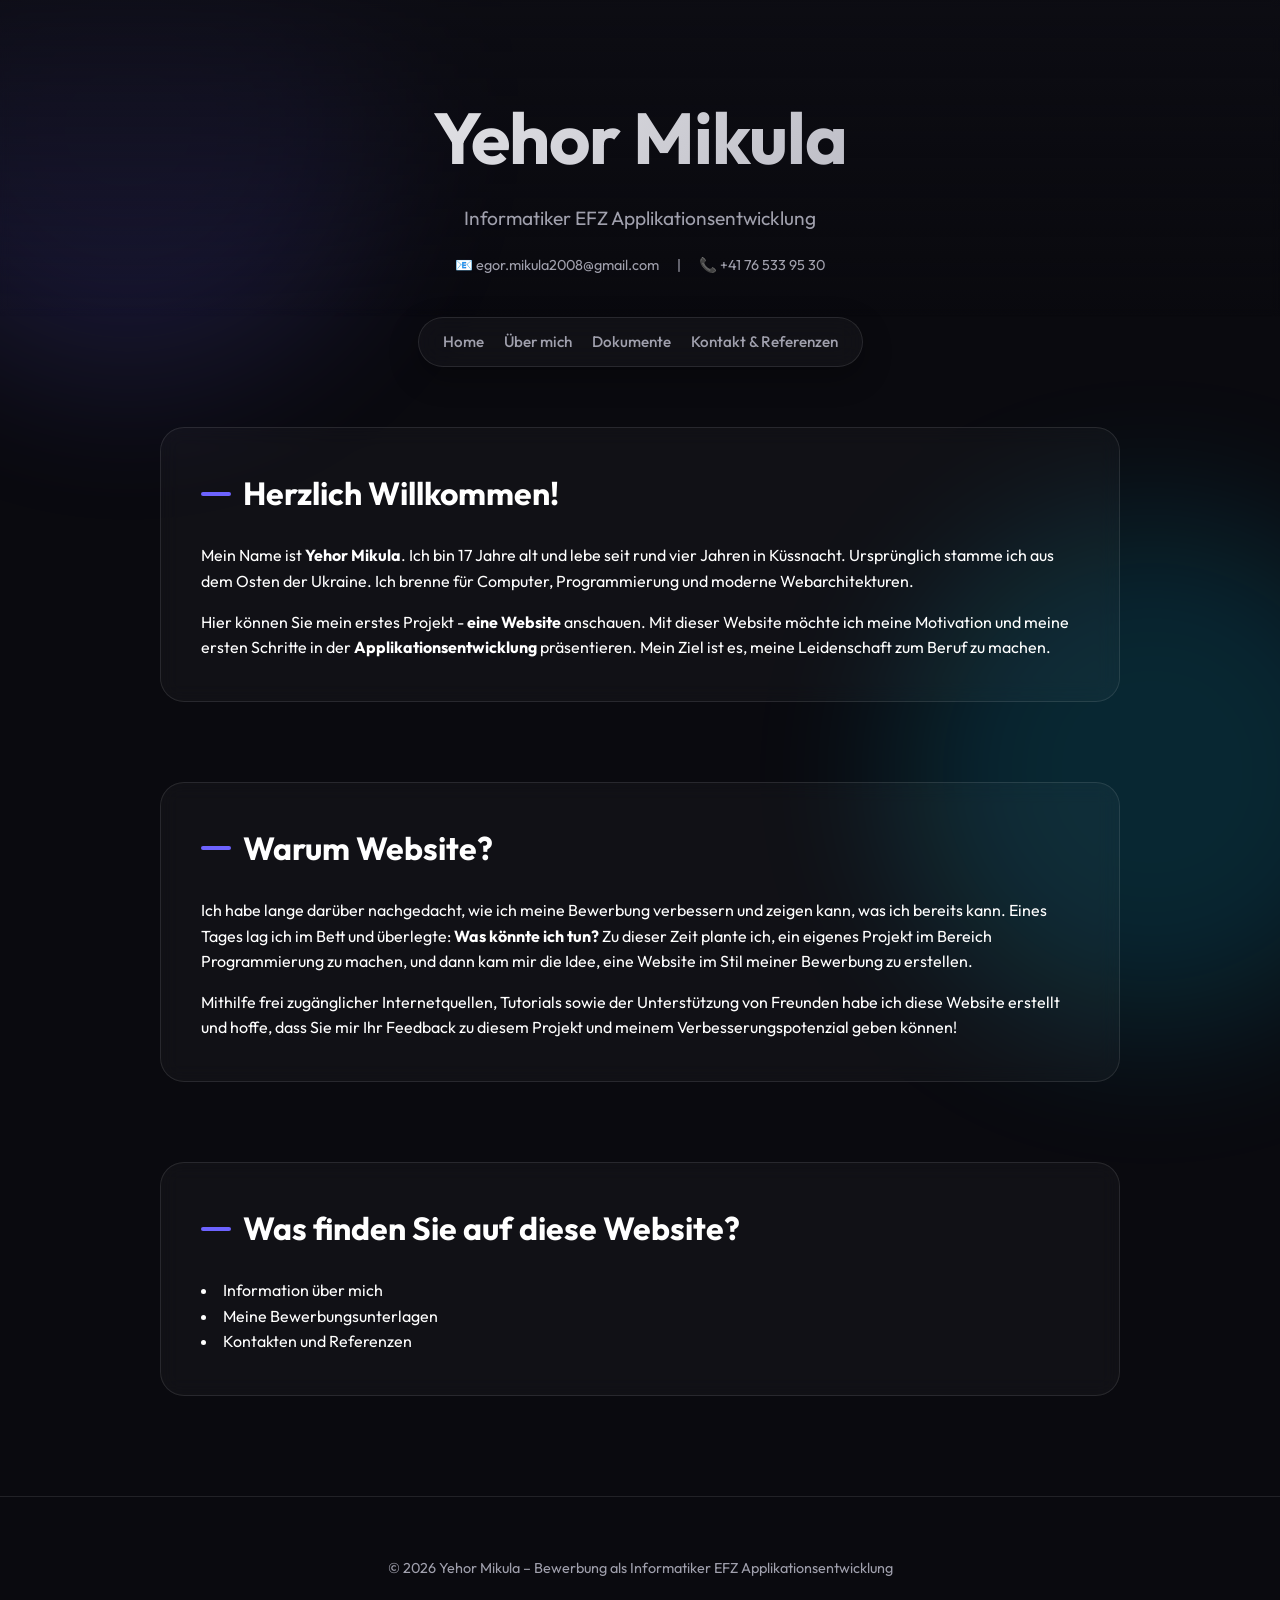
<file: index.html>
<!DOCTYPE html>
<html lang="de">
<head>
  <meta charset="UTF-8" />
  <meta name="viewport" content="width=device-width, initial-scale=1.0" />
  <title>Yehor Mikula | Portfolio & Bewerbung</title>
  <meta name="description" content="Portfolio von Yehor Mikula – Bewerbung um eine Lehrstelle als Informatiker EFZ Applikationsentwicklung." />
  <link href="style.css" rel="stylesheet" />
</head>
<body>

  <header>
    <div class="hero-content">
      <h1>Yehor Mikula</h1>
      <p>Informatiker EFZ Applikationsentwicklung</p>
      <div style="margin-top: 20px; font-size: 0.9rem; color: var(--text-secondary);">
        <span>📧 egor.mikula2008@gmail.com</span>
        <span style="margin: 0 15px;">|</span>
        <span>📞 +41 76 533 95 30</span>
      </div>
    </div>
  </header>

  <nav>
    <a href="index.html">Home</a>
    <a href="about.html">Über mich</a>
    <a href="documents.html">Dokumente</a>
    <a href="kontakt&referenzen.html">Kontakt & Referenzen</a>
  </nav>

  <div class="container">
    <section id="about">
      <h2>Herzlich Willkommen!</h2>
      <p>
        Mein Name ist <strong>Yehor Mikula</strong>. Ich bin 17 Jahre alt und lebe seit rund vier Jahren in Küssnacht. 
        Ursprünglich stamme ich aus dem Osten der Ukraine. Ich brenne für Computer, Programmierung und moderne Webarchitekturen.
      </p>
      <p style="margin-top: 15px;">
        Hier können Sie mein erstes Projekt - <strong> eine Website</strong> anschauen.
        Mit dieser Website möchte ich meine Motivation und meine ersten Schritte in der <strong>Applikationsentwicklung</strong> präsentieren. 
        Mein Ziel ist es, meine Leidenschaft zum Beruf zu machen.
      </p>
    </section>
  </div>
 <div class="container">
    <section id="about">
      <h2>Warum Website?</h2>
      <p>
        Ich habe lange darüber nachgedacht, wie ich meine Bewerbung verbessern und zeigen kann, was ich bereits kann. 
        Eines Tages lag ich im Bett und überlegte: <strong> Was könnte ich tun? </strong>Zu dieser Zeit plante ich, ein eigenes Projekt im Bereich Programmierung zu machen, 
        und dann kam mir die Idee, eine Website im Stil meiner Bewerbung zu erstellen.
      </p>
        <p style="margin-top: 15px;">
        Mithilfe frei zugänglicher Internetquellen, Tutorials sowie der Unterstützung von 
        Freunden habe ich diese Website erstellt und hoffe, dass Sie mir Ihr Feedback zu diesem Projekt und meinem Verbesserungspotenzial geben können!
      </p>
    </section>
  </div>
  
   <div class="container">
    <section id="about">
      <h2>Was finden Sie auf diese Website?</h2>
      <li>Information über mich</li>
      <li>Meine Bewerbungsunterlagen</li>
      <li>Kontakten und Referenzen</li>
     
    </section>
  </div>

  <footer>
    <p>© 2026 Yehor Mikula – Bewerbung als Informatiker EFZ Applikationsentwicklung</p>
  </footer>
</body>
</html>
</file>
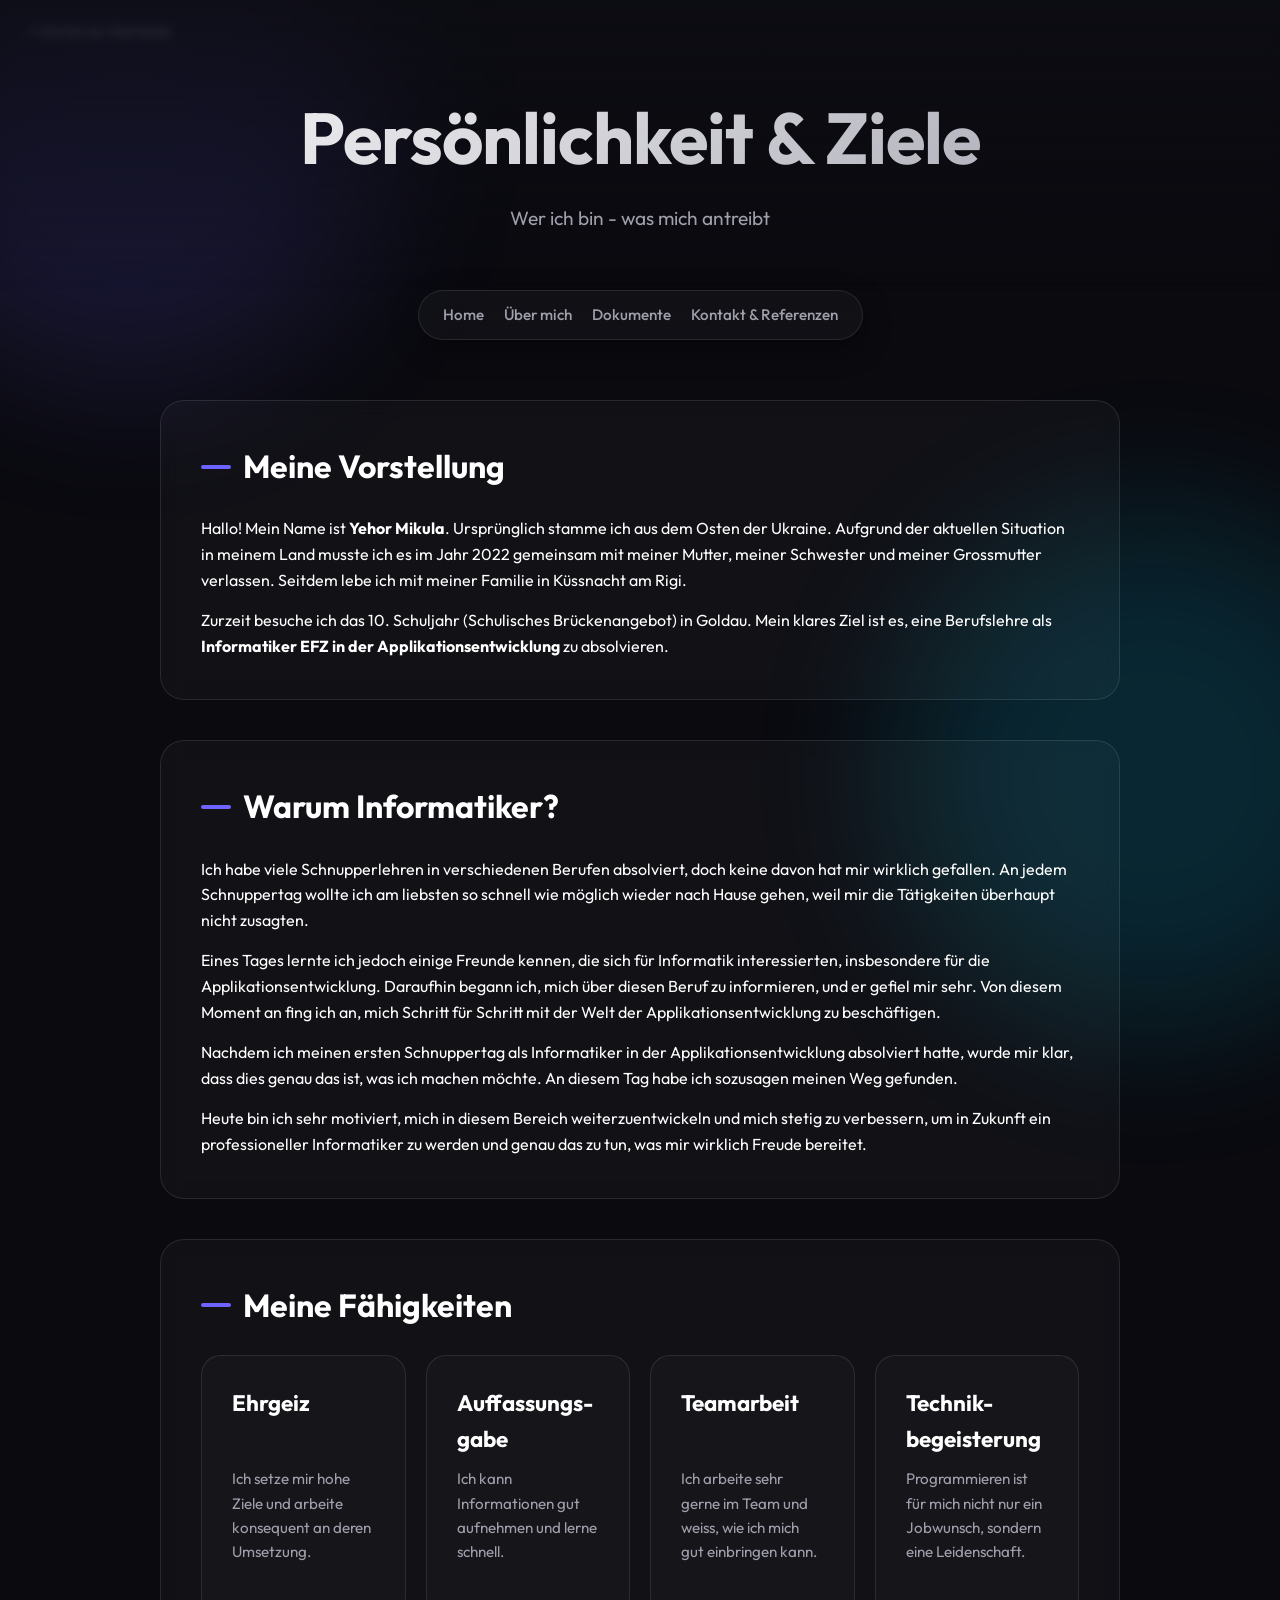
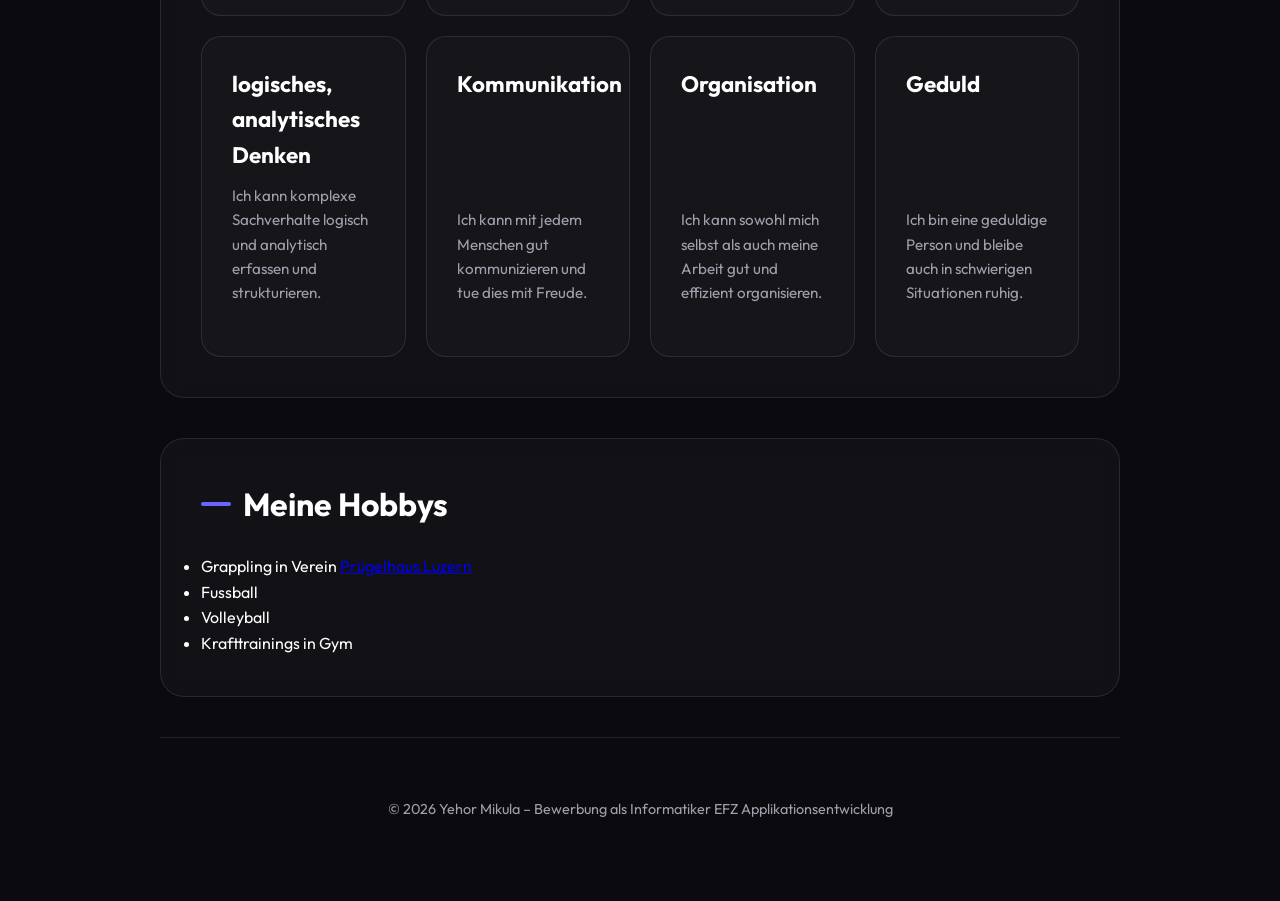
<file: about.html>
<!DOCTYPE html>
<html lang="de">
<head>
  <meta charset="UTF-8">
  <meta name="viewport" content="width=device-width, initial-scale=1.0" />
  <title>Über mich | Yehor Mikula</title>
  <link href="style.css" rel="stylesheet" />
</head>
<body>
  <a href="index.html" class="back-link">← Zurück zur Startseite</a>

  <header>
    <h1>Persönlichkeit & Ziele</h1>
    <p>Wer ich bin - was mich antreibt</p>
  </header>

  <nav>
    <a href="index.html">Home</a>
    <a href="about.html">Über mich</a>
    <a href="documents.html">Dokumente</a>
    <a href="kontakt&referenzen.html">Kontakt & Referenzen</a>
  </nav>

  <div class="container">
    <section id="about">
      <h2>Meine Vorstellung</h2>
      <p>
        Hallo! Mein Name ist <strong>Yehor Mikula</strong>.  
        Ursprünglich stamme ich aus dem Osten der Ukraine. Aufgrund der aktuellen Situation in meinem Land musste ich es im Jahr 2022 gemeinsam mit meiner Mutter, 
        meiner Schwester und meiner Grossmutter verlassen. 
        Seitdem lebe ich mit meiner Familie in Küssnacht am Rigi.
      </p>
      <p style="margin-top: 15px;">
        Zurzeit besuche ich das 10. Schuljahr (Schulisches Brückenangebot) in Goldau. Mein klares Ziel ist es, 
        eine Berufslehre als <strong>Informatiker EFZ in der Applikationsentwicklung</strong> zu absolvieren.
      </p>
    </section>

    <section id="about">
      <h2>Warum Informatiker?</h2>
      <p>
       Ich habe viele Schnupperlehren in verschiedenen Berufen absolviert, doch keine davon hat mir wirklich gefallen. 
       An jedem Schnuppertag wollte ich am liebsten so schnell wie möglich wieder nach Hause gehen, weil mir die Tätigkeiten überhaupt nicht zusagten. 
      </p>
      <p style="margin-top: 15px;">
       Eines Tages lernte ich jedoch einige Freunde kennen, die sich für Informatik interessierten, insbesondere für die Applikationsentwicklung. 
       Daraufhin begann ich, mich über diesen Beruf zu informieren, und er gefiel mir sehr. Von diesem Moment an fing ich an, mich Schritt für Schritt mit der Welt der Applikationsentwicklung zu beschäftigen.
      </p>
      <p style="margin-top: 15px;">
       Nachdem ich meinen ersten Schnuppertag als Informatiker in der Applikationsentwicklung absolviert hatte, wurde mir klar, dass dies genau das ist, was ich machen möchte. 
       An diesem Tag habe ich sozusagen meinen Weg gefunden.
      </p>
      <p style="margin-top: 15px;">
       Heute bin ich sehr motiviert, mich in diesem Bereich weiterzuentwickeln und mich stetig zu verbessern, um in Zukunft
       ein professioneller Informatiker zu werden und genau das zu tun, was mir wirklich Freude bereitet.
      </p>

    </section>

    <section id="values">
      <h2>Meine Fähigkeiten</h2>
      <div style="display: grid; grid-template-columns: repeat(auto-fit, minmax(200px, 1fr)); gap: 20px;">
        <div class="card">
          <h3>Ehrgeiz</h3>
          <p>Ich setze mir hohe Ziele und arbeite konsequent an deren Umsetzung.</p>
        </div>
        <div class="card">
          <h3>Auffassungs-gabe</h3>
          <p>Ich kann Informationen gut aufnehmen und lerne schnell.</p>
        </div>
        <div class="card">
          <h3>Teamarbeit</h3>
          <p>Ich arbeite sehr gerne im Team und weiss, wie ich mich gut einbringen kann.</p>
        </div>
         <div class="card">
          <h3>Technik-begeisterung</h3>
          <p>Programmieren ist für mich nicht nur ein Jobwunsch, sondern eine Leidenschaft.</p>
        </div>
         <div class="card">
          <h3>logisches, analytisches Denken</h3>
          <p>Ich kann komplexe Sachverhalte logisch und analytisch erfassen und strukturieren.</p>
        </div>
        <div class="card">
          <h3>Kommunikation</h3>
          <p>Ich kann mit jedem Menschen gut kommunizieren und tue dies mit Freude.</p>
        </div>
        <div class="card">
          <h3>Organisation</h3>
          <p>Ich kann sowohl mich selbst als auch meine Arbeit gut und effizient organisieren.</p>
        </div>
        <div class="card">
          <h3>Geduld</h3>
          <p>Ich bin eine geduldige Person und bleibe auch in schwierigen Situationen ruhig.</p>
        </div>
      </div>
    </section>

     <section id="skills">
      <h2>Meine Hobbys</h2>
      <ul>
        <li>Grappling in Verein <a href="https://www.pruegelhaus.ch/" target="_blank">Prügelhaus Luzern</a></li>
        <li>Fussball</li>
        <li>Volleyball</li>
        <li>Krafttrainings in Gym</li>
      </ul>
    </section>

    <footer>
      <p>© 2026 Yehor Mikula – Bewerbung als Informatiker EFZ Applikationsentwicklung</p>
    </footer>
  </div>
</body>
</html>
</file>
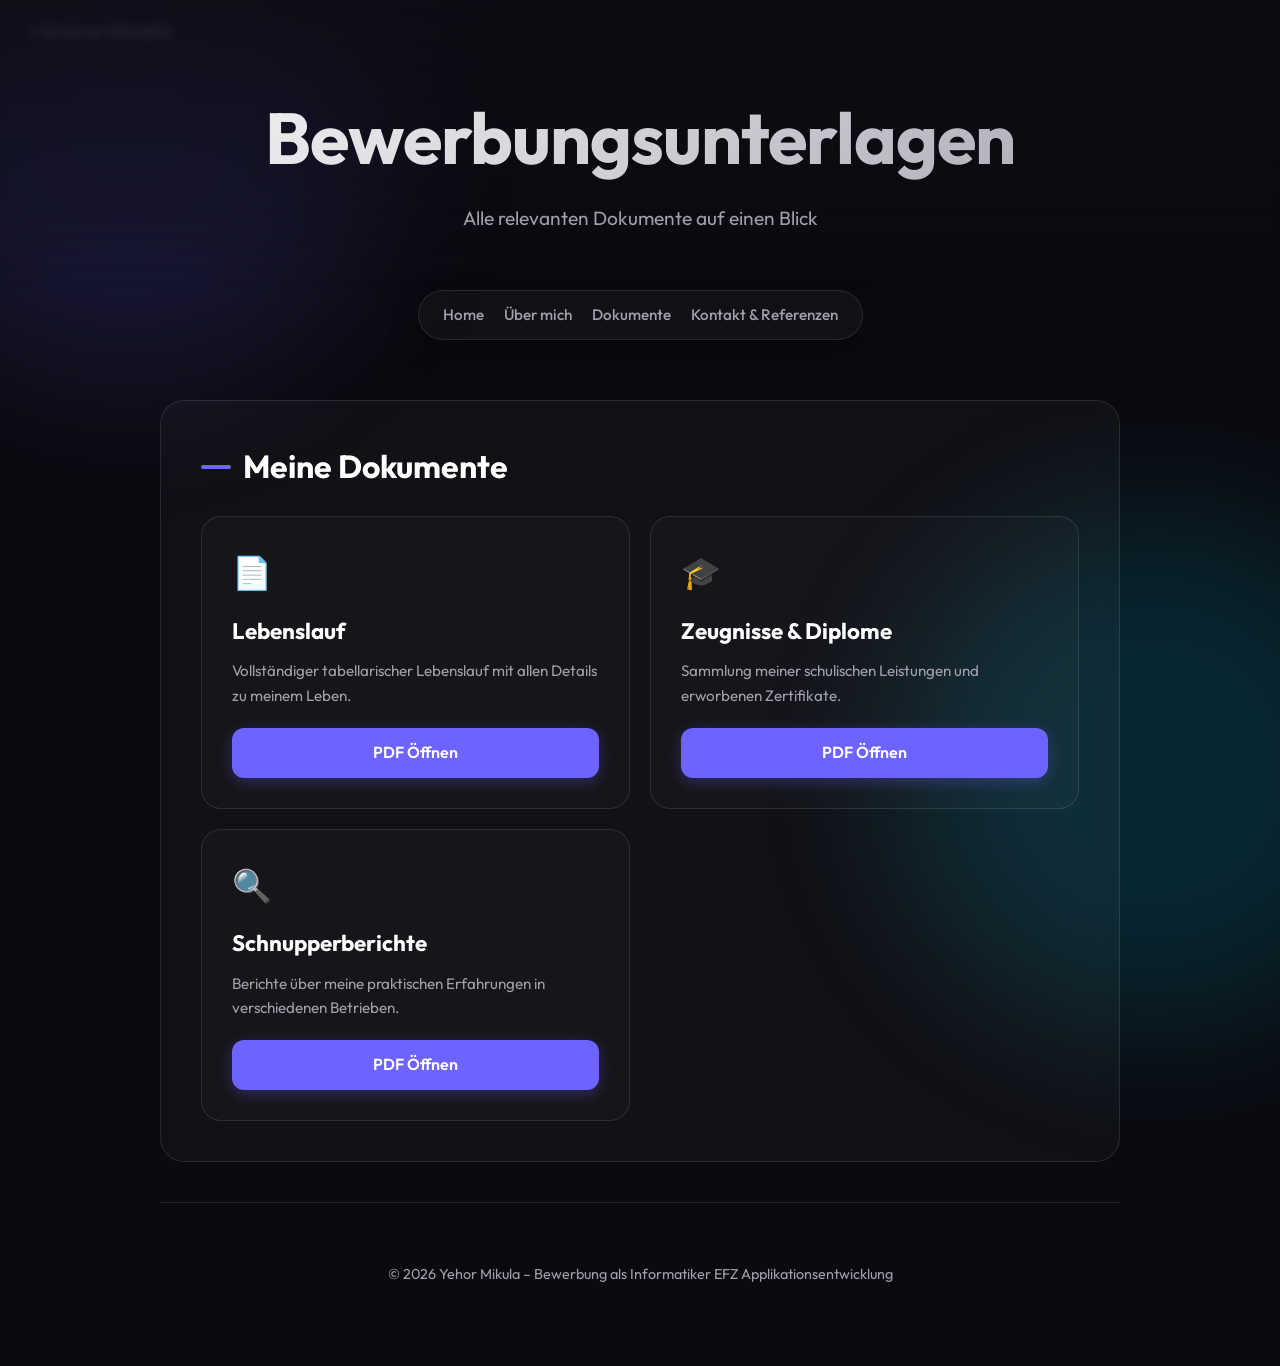
<file: documents.html>
<!DOCTYPE html>
<html lang="de">
<head>
  <meta charset="UTF-8">
  <meta name="viewport" content="width=device-width, initial-scale=1.0" />
  <title>Dokumente | Yehor Mikula</title>
  <link href="style.css" rel="stylesheet" />
</head>
<body>
  <a href="index.html" class="back-link">← Zurück zur Startseite</a>

  <header>
    <h1>Bewerbungsunterlagen</h1>
    <p>Alle relevanten Dokumente auf einen Blick</p>
  </header>

  <nav>
    <a href="index.html">Home</a>
    <a href="about.html">Über mich</a>
    <a href="documents.html">Dokumente</a>
    <a href="kontakt&referenzen.html">Kontakt & Referenzen</a>
  </nav>

  <div class="container">
    <section id="documents">
      <h2>Meine Dokumente</h2>
      <div class="documents">
        <div class="card">
          <div>
            <div style="font-size: 2rem; margin-bottom: 15px;">📄</div>
            <h3>Lebenslauf</h3>
            <p>Vollständiger tabellarischer Lebenslauf mit allen Details zu meinem Leben.</p>
          </div>
          <a class="button" href="documents/Lebenslauf ich.pdf" target="_blank">PDF Öffnen</a>
        </div>

        <div class="card">
          <div>
            <div style="font-size: 2rem; margin-bottom: 15px;">🎓</div>
            <h3>Zeugnisse & Diplome</h3>
            <p>Sammlung meiner schulischen Leistungen und erworbenen Zertifikate.</p>
          </div>

          <a class="button" href="documents/Zeugnisse&Diplome_merged.pdf" target="_blank">PDF Öffnen</a>

        </div>
       
        <div class="card">
          <div>
            <div style="font-size: 2rem; margin-bottom: 15px;">🔍</div>
            <h3>Schnupperberichte</h3>
            <p>Berichte über meine praktischen Erfahrungen in verschiedenen Betrieben.</p>
          </div>
          <a class="button" href="documents/Schnupperbewertungen.pdf" target="_blank">PDF Öffnen</a>
        </div>
      </div>
    </section>

    <footer>
      <p>© 2026 Yehor Mikula – Bewerbung als Informatiker EFZ Applikationsentwicklung</p>
    </footer>
  </div>
</body>
</html>
</file>
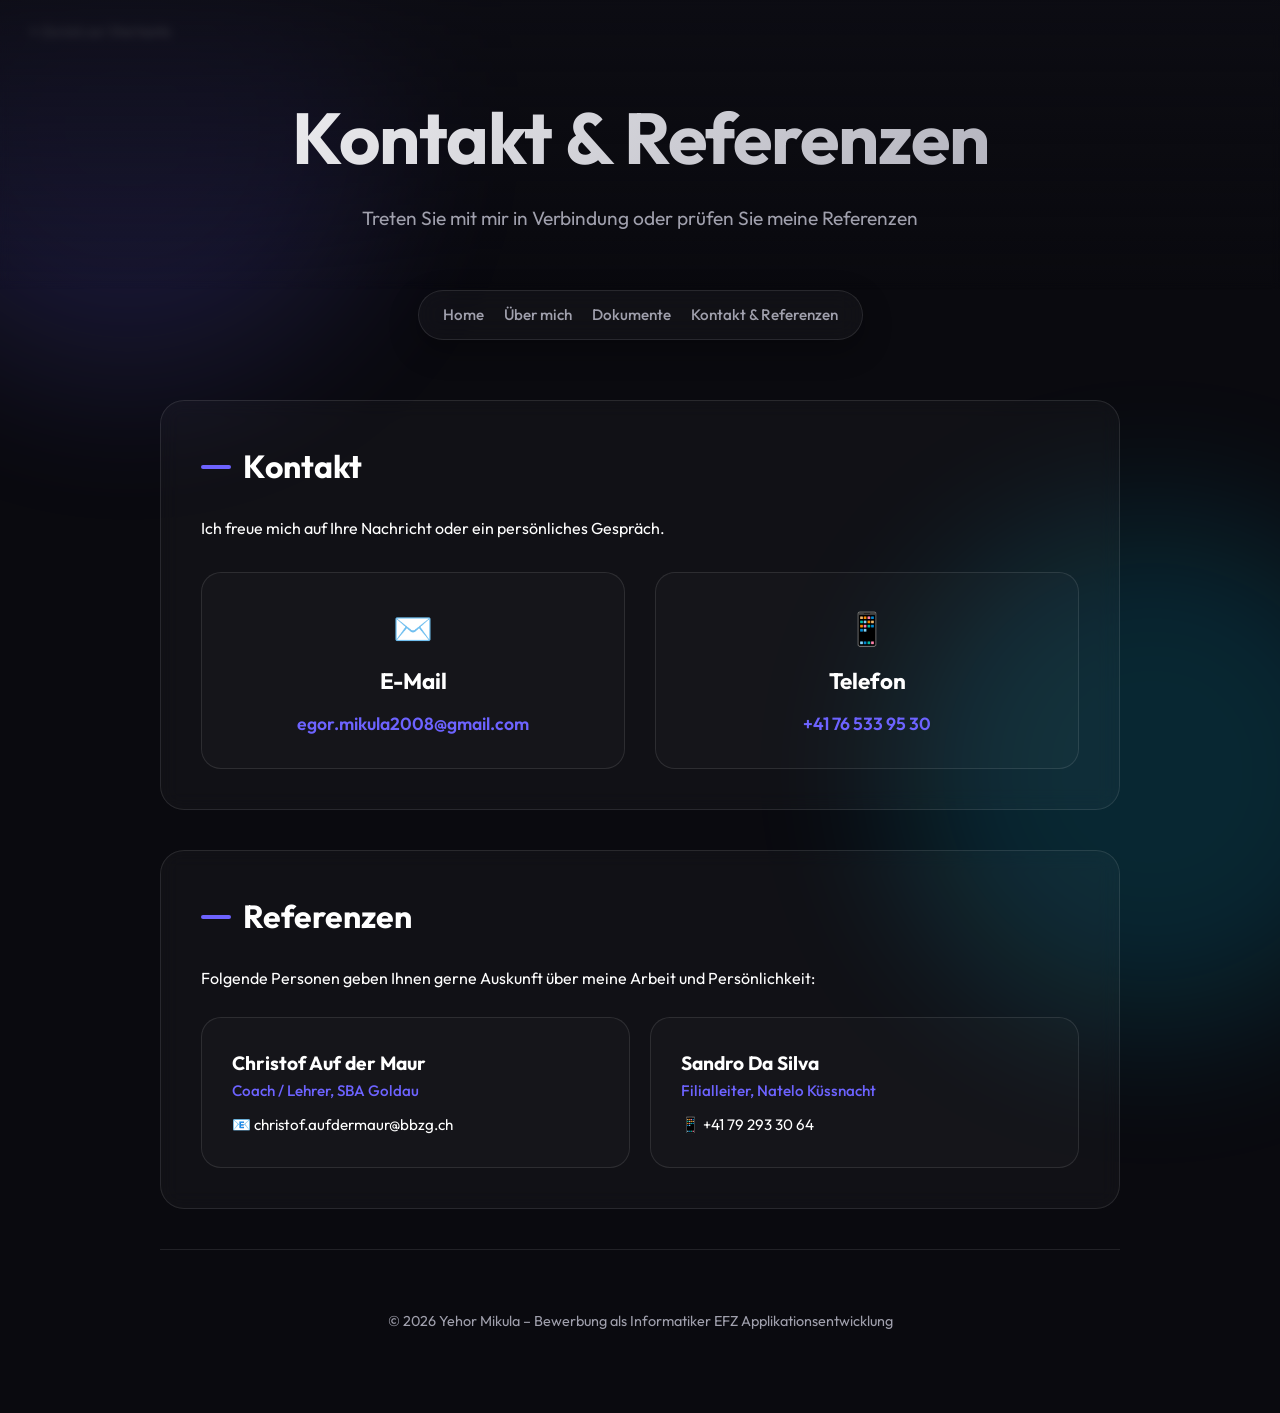
<file: kontakt&referenzen.html>
<!DOCTYPE html>
<html lang="de">
<head>
  <meta charset="UTF-8">
  <meta name="viewport" content="width=device-width, initial-scale=1.0" />
  <title>Kontakt & Referenzen | Yehor Mikula</title>
  <link href="style.css" rel="stylesheet" />
</head>
<body>
  <a href="index.html" class="back-link">← Zurück zur Startseite</a>

  <header>
    <h1>Kontakt & Referenzen</h1>
    <p>Treten Sie mit mir in Verbindung oder prüfen Sie meine Referenzen</p>
  </header>

  <nav>
    <a href="index.html">Home</a>
    <a href="about.html">Über mich</a>
    <a href="documents.html">Dokumente</a>
    <a href="kontakt&referenzen.html">Kontakt & Referenzen</a>
  </nav>

  <div class="container">
    <section id="contact-info">
      <h2>Kontakt</h2>
      <p>Ich freue mich auf Ihre Nachricht oder ein persönliches Gespräch.</p>
      <div style="margin-top: 30px; display: grid; grid-template-columns: repeat(auto-fit, minmax(250px, 1fr)); gap: 30px;">
        <div class="card" style="text-align: center;">
          <div style="font-size: 2rem; margin-bottom: 10px;">✉️</div>
          <h3>E-Mail</h3>
          <a href="mailto:egor.mikula2008@gmail.com" style="color: var(--accent); text-decoration: none; font-weight: 600; font-size: 1.1rem;">egor.mikula2008@gmail.com</a>
        </div>
        <div class="card" style="text-align: center;">
          <div style="font-size: 2rem; margin-bottom: 10px;">📱</div>
          <h3>Telefon</h3>
          <a href="tel:+41765339530" style="color: var(--accent); text-decoration: none; font-weight: 600; font-size: 1.1rem;">+41 76 533 95 30</a>
        </div>
      </div>
    </section>

    <section id="referenzen">
      <h2>Referenzen</h2>
      <p>Folgende Personen geben Ihnen gerne Auskunft über meine Arbeit und Persönlichkeit:</p>
      
      <div style="display: grid; grid-template-columns: repeat(auto-fit, minmax(300px, 1fr)); gap: 20px; margin-top: 25px;">
        <div class="card">
          <h4 style="font-size: 1.2rem; color: #fff;">Christof Auf der Maur</h4>
          <p style="color: var(--accent); font-weight: 500; margin-bottom: 10px;">Coach / Lehrer, SBA Goldau</p>
          <div style="font-size: 0.95rem;">
            <span>📧 christof.aufdermaur@bbzg.ch</span>
          </div>
        </div>

        <div class="card">
          <h4 style="font-size: 1.2rem; color: #fff;">Sandro Da Silva</h4>
          <p style="color: var(--accent); font-weight: 500; margin-bottom: 10px;">Filialleiter, Natelo Küssnacht</p>
          <div style="font-size: 0.95rem;">
            <span>📱 +41 79 293 30 64</span>
          </div>
        </div>
      </div>
    </section>

    <footer>
      <p>© 2026 Yehor Mikula – Bewerbung als Informatiker EFZ Applikationsentwicklung</p>
    </footer>
  </div>
</body>
</html>
</file>
<file: style.css>
@import url('https://fonts.googleapis.com/css2?family=Outfit:wght@300;400;600;700&display=swap');

:root {
  --bg-dark: #0a0a0f;
  --bg-card: rgba(255, 255, 255, 0.03);
  --glass-border: rgba(255, 255, 255, 0.1);
  --accent: #6d63ff;
  --accent-glow: rgba(109, 99, 255, 0.3);
  --text-primary: #ffffff;
  --text-secondary: #a0a0ad;
  --font-main: 'Outfit', sans-serif;
  --transition: all 0.3s cubic-bezier(0.4, 0, 0.2, 1);
}

* {
  box-sizing: border-box;
  margin: 0;
  padding: 0;
}

body {
  background-color: var(--bg-dark);
  color: var(--text-primary);
  font-family: var(--font-main);
  line-height: 1.6;
  overflow-x: hidden;
  position: relative;
}

/* Background Blobs */
body::before, body::after {
  content: '';
  position: fixed;
  width: 40vw;
  height: 40vw;
  border-radius: 50%;
  filter: blur(80px);
  z-index: -1;
  opacity: 0.15;
  pointer-events: none;
}

body::before {
  top: -10vw;
  left: -10vw;
  background: var(--accent);
}

body::after {
  bottom: -10vw;
  right: -10vw;
  background: #00d2ff;
}

/* Header & Navigation */
header {
  padding: 80px 20px 40px;
  text-align: center;
  background: linear-gradient(to bottom, rgba(13, 13, 20, 0.8), transparent);
  backdrop-filter: blur(5px);
}

header h1 {
  font-size: clamp(2.5rem, 8vw, 4.5rem);
  font-weight: 700;
  letter-spacing: -1px;
  margin-bottom: 0.5rem;
  background: linear-gradient(135deg, #fff 0%, #a0a0ad 100%);
  -webkit-background-clip: text;
  -webkit-text-fill-color: transparent;
}

header p {
  font-size: 1.2rem;
  color: var(--text-secondary);
  max-width: 600px;
  margin: 0 auto 1rem;
}

nav {
  position: sticky;
  top: 20px;
  background: var(--bg-card);
  backdrop-filter: blur(12px);
  border: 1px solid var(--glass-border);
  padding: 12px 24px;
  border-radius: 50px;
  width: fit-content;
  margin: 0 auto 40px;
  display: flex;
  gap: 20px;
  z-index: 100;
  box-shadow: 0 10px 30px rgba(0,0,0,0.3);
}

nav a {
  color: var(--text-secondary);
  text-decoration: none;
  font-weight: 500;
  transition: var(--transition);
  font-size: 0.95rem;
}

nav a:hover {
  color: var(--text-primary);
  text-shadow: 0 0 10px var(--accent-glow);
}

/* Container & Sections */
.container {
  max-width: 1000px;
  margin: 0 auto;
  padding: 20px;
}

section {
  background: var(--bg-card);
  backdrop-filter: blur(10px);
  border: 1px solid var(--glass-border);
  padding: 40px;
  border-radius: 24px;
  margin-bottom: 40px;
  transition: var(--transition);
  animation: fadeIn 0.8s ease-out;
}

section:hover {
  border-color: rgba(255, 255, 255, 0.2);
  transform: translateY(-5px);
  background: rgba(255, 255, 255, 0.05);
  box-shadow: 0 20px 40px rgba(0,0,0,0.2);
}

h2 {
  font-size: 2rem;
  margin-bottom: 1.5rem;
  color: var(--text-primary);
  display: flex;
  align-items: center;
  gap: 12px;
}

h2::before {
  content: '';
  width: 30px;
  height: 4px;
  background: var(--accent);
  border-radius: 2px;
}

/* Document Cards */
.documents {
  display: grid;
  grid-template-columns: repeat(auto-fit, minmax(280px, 1fr));
  gap: 20px;
  margin-top: 20px;
}

.card {
  background: rgba(255, 255, 255, 0.02);
  border: 1px solid var(--glass-border);
  border-radius: 20px;
  padding: 30px;
  transition: var(--transition);
  display: flex;
  flex-direction: column;
  justify-content: space-between;
}

.card:hover {
  background: rgba(255, 255, 255, 0.05);
  border-color: var(--accent);
  box-shadow: 0 15px 30px rgba(0,0,0,0.2);
}

.card h3 {
  font-size: 1.4rem;
  margin-bottom: 10px;
  color: #fff;
}

.card p {
  color: var(--text-secondary);
  font-size: 0.95rem;
  margin-bottom: 20px;
}

/* Button & Links */
.button {
  display: inline-block;
  padding: 12px 24px;
  background: var(--accent);
  color: white;
  text-decoration: none;
  border-radius: 12px;
  font-weight: 600;
  text-align: center;
  transition: var(--transition);
  box-shadow: 0 4px 15px var(--accent-glow);
}

.button:hover {
  transform: scale(1.03);
  box-shadow: 0 8px 25px var(--accent-glow);
  filter: brightness(1.1);
}

/* Back Link */
.back-link {
  position: absolute;
  top: 20px;
  left: 30px;
  color: var(--text-secondary);
  text-decoration: none;
  display: flex;
  align-items: center;
  gap: 8px;
  font-size: 0.9rem;
  transition: var(--transition);
}

.back-link:hover {
  color: white;
}

/* Footer */
footer {
  text-align: center;
  padding: 60px 20px;
  color: var(--text-secondary);
  font-size: 0.9rem;
  border-top: 1px solid var(--glass-border);
  margin-top: 40px;
}

/* Animations */
@keyframes fadeIn {
  from { opacity: 0; transform: translateY(20px); }
  to { opacity: 1; transform: translateY(0); }
}

/* Responsive */
@media (max-width: 768px) {
  header { padding: 60px 20px 30px; }
  nav { 
    padding: 10px 18px;
    gap: 15px; 
    font-size: 0.85rem;
  }
  section { padding: 30px 20px; }
}
</file>
